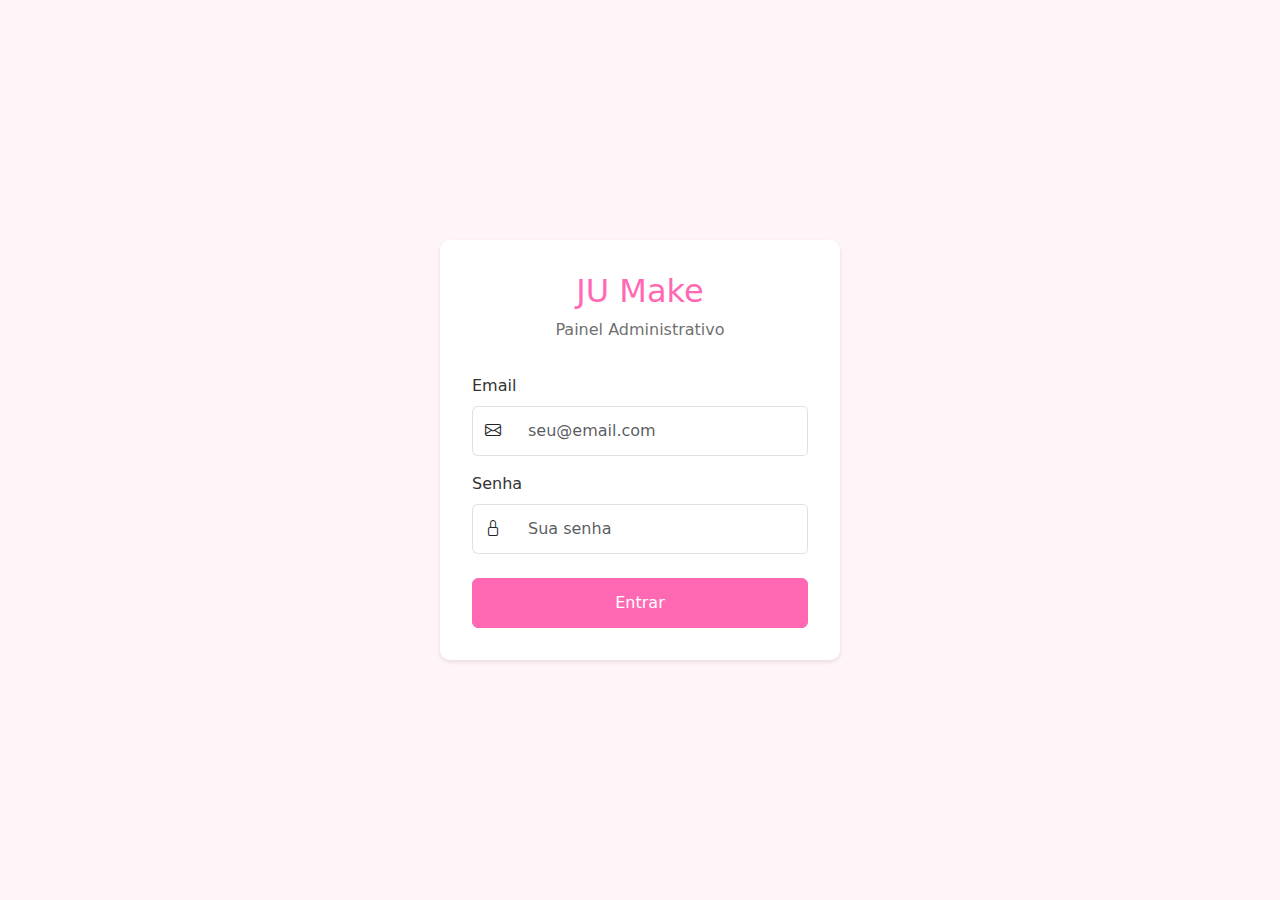
<file: admin/login.html>
<!DOCTYPE html>
<html lang="pt-BR">
<head>
    <meta charset="UTF-8">
    <meta name="viewport" content="width=device-width, initial-scale=1.0">
    <title>Login - Painel Administrativo</title>
    <link href="https://cdn.jsdelivr.net/npm/bootstrap@5.3.0/dist/css/bootstrap.min.css" rel="stylesheet">
    <link href="https://cdn.jsdelivr.net/npm/bootstrap-icons@1.7.2/font/bootstrap-icons.css" rel="stylesheet">
    <style>
        :root {
            --primary-color: #ff69b4;
            --secondary-color: #ffd700;
            --text-color: #333;
            --light-bg: #fff5f8;
        }

        body {
            background-color: var(--light-bg);
            color: var(--text-color);
            min-height: 100vh;
            display: flex;
            align-items: center;
            justify-content: center;
        }

        .login-container {
            background: white;
            border-radius: 10px;
            box-shadow: 0 2px 4px rgba(0,0,0,0.1);
            padding: 2rem;
            width: 100%;
            max-width: 400px;
        }

        .login-logo {
            text-align: center;
            margin-bottom: 2rem;
        }

        .login-logo h1 {
            color: var(--primary-color);
            font-size: 2rem;
            margin-bottom: 0.5rem;
        }

        .login-logo p {
            color: var(--text-color);
            opacity: 0.7;
        }

        .form-control {
            border-radius: 5px;
            padding: 0.75rem 1rem;
        }

        .form-control:focus {
            border-color: var(--primary-color);
            box-shadow: 0 0 0 0.2rem rgba(255, 105, 180, 0.25);
        }

        .btn-primary {
            background-color: var(--primary-color);
            border-color: var(--primary-color);
            padding: 0.75rem 1rem;
            font-weight: 500;
        }

        .btn-primary:hover {
            background-color: #ff1493;
            border-color: #ff1493;
        }

        .input-group-text {
            background-color: white;
            border-right: none;
        }

        .form-control {
            border-left: none;
        }

        .input-group:focus-within {
            box-shadow: 0 0 0 0.2rem rgba(255, 105, 180, 0.25);
        }

        .input-group:focus-within .input-group-text,
        .input-group:focus-within .form-control {
            border-color: var(--primary-color);
        }
    </style>
</head>
<body>
    <div class="login-container">
        <div class="login-logo">
            <h1>JU Make</h1>
            <p>Painel Administrativo</p>
        </div>

        <form id="loginForm" onsubmit="handleLogin(event)">
            <div class="mb-3">
                <label class="form-label">Email</label>
                <div class="input-group">
                    <span class="input-group-text">
                        <i class="bi bi-envelope"></i>
                    </span>
                    <input type="email" class="form-control" placeholder="seu@email.com" required>
                </div>
            </div>

            <div class="mb-4">
                <label class="form-label">Senha</label>
                <div class="input-group">
                    <span class="input-group-text">
                        <i class="bi bi-lock"></i>
                    </span>
                    <input type="password" class="form-control" placeholder="Sua senha" required>
                </div>
            </div>

            <button type="submit" class="btn btn-primary w-100">
                Entrar
            </button>
        </form>
    </div>

    <script src="https://cdn.jsdelivr.net/npm/bootstrap@5.3.0/dist/js/bootstrap.bundle.min.js"></script>
    <script>
        function handleLogin(event) {
            event.preventDefault();
            const email = document.querySelector('input[type="email"]').value;
            const password = document.querySelector('input[type="password"]').value;

            // Aqui você pode implementar a lógica de autenticação
            if (email === 'admin@jumake.com' && password === 'admin123') {
                window.location.href = 'index.html';
            } else {
                alert('Email ou senha inválidos!');
            }
        }
    </script>
</body>
</html>
</file>
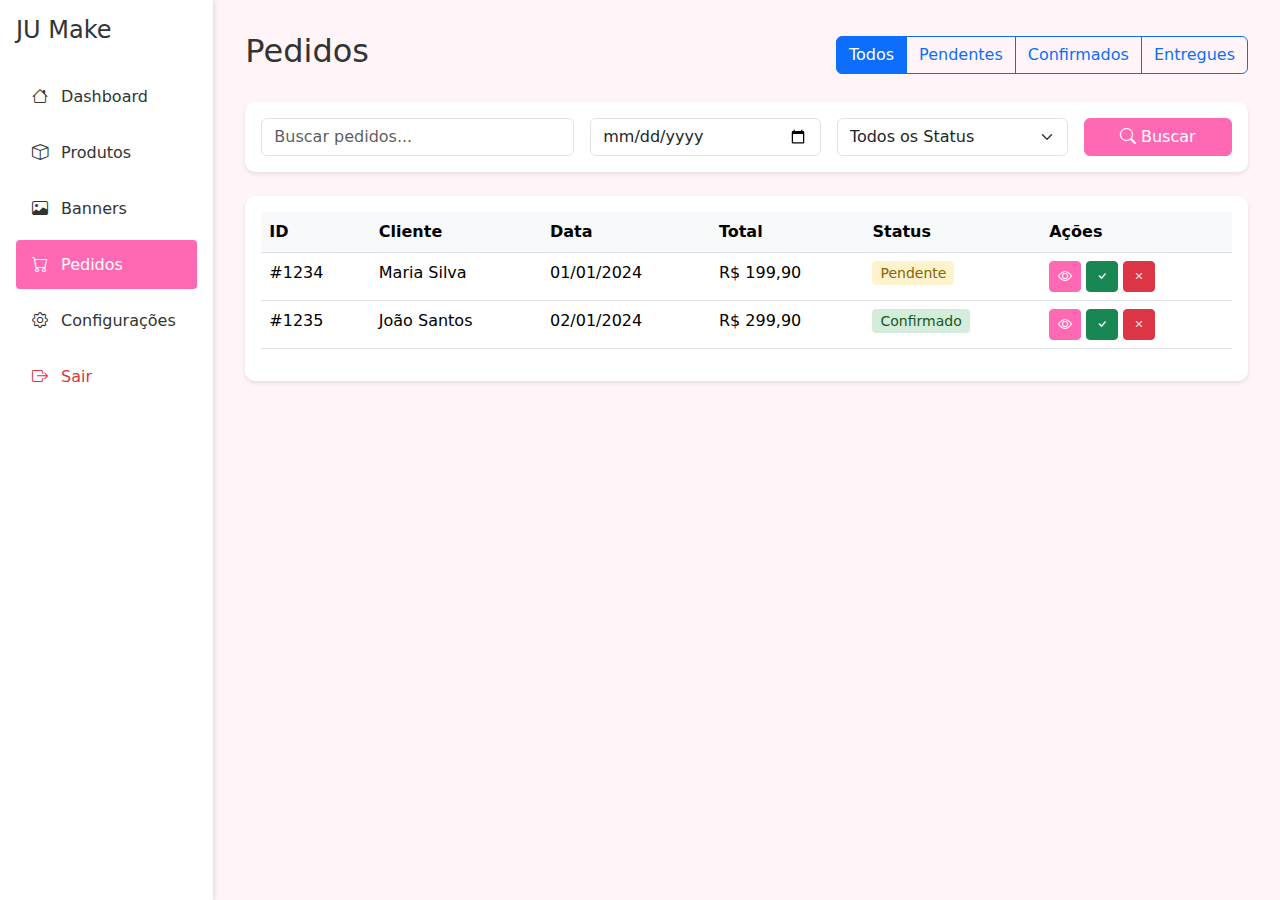
<file: admin/orders.html>
<!DOCTYPE html>
<html lang="pt-BR">
<head>
    <meta charset="UTF-8">
    <meta name="viewport" content="width=device-width, initial-scale=1.0">
    <title>Pedidos - Painel Administrativo</title>
    <link href="https://cdn.jsdelivr.net/npm/bootstrap@5.3.0/dist/css/bootstrap.min.css" rel="stylesheet">
    <link href="https://cdn.jsdelivr.net/npm/bootstrap-icons@1.7.2/font/bootstrap-icons.css" rel="stylesheet">
    <style>
        :root {
            --primary-color: #ff69b4;
            --secondary-color: #ffd700;
            --text-color: #333;
            --light-bg: #fff5f8;
        }

        body {
            background-color: var(--light-bg);
            color: var(--text-color);
        }

        .sidebar {
            background: white;
            min-height: 100vh;
            box-shadow: 2px 0 4px rgba(0,0,0,0.1);
        }

        .sidebar .nav-link {
            color: var(--text-color);
            padding: 0.8rem 1rem;
            border-radius: 0.25rem;
            margin: 0.2rem 0;
        }

        .sidebar .nav-link:hover,
        .sidebar .nav-link.active {
            background-color: var(--primary-color);
            color: white;
        }

        .sidebar .nav-link i {
            margin-right: 0.5rem;
        }

        .main-content {
            padding: 2rem;
        }

        .card {
            border: none;
            border-radius: 10px;
            box-shadow: 0 2px 4px rgba(0,0,0,0.1);
        }

        .card-header {
            background-color: white;
            border-bottom: 1px solid #eee;
            padding: 1rem;
        }

        .table th {
            border-top: none;
            background-color: #f8f9fa;
        }

        .btn-primary {
            background-color: var(--primary-color);
            border-color: var(--primary-color);
        }

        .btn-primary:hover {
            background-color: #ff1493;
            border-color: #ff1493;
        }

        .order-status {
            padding: 0.25rem 0.5rem;
            border-radius: 0.25rem;
            font-size: 0.875rem;
        }

        .status-pending {
            background-color: #fff3cd;
            color: #856404;
        }

        .status-confirmed {
            background-color: #d4edda;
            color: #155724;
        }

        .status-cancelled {
            background-color: #f8d7da;
            color: #721c24;
        }

        .status-delivered {
            background-color: #cce5ff;
            color: #004085;
        }

        .modal-header {
            border-bottom: 1px solid #eee;
        }

        .modal-footer {
            border-top: 1px solid #eee;
        }
    </style>
</head>
<body>
    <div class="container-fluid">
        <div class="row">
            <!-- Sidebar -->
            <div class="col-md-3 col-lg-2 px-0 sidebar">
                <div class="p-3">
                    <h4 class="mb-4">JU Make</h4>
                    <nav class="nav flex-column">
                        <a class="nav-link" href="index.html">
                            <i class="bi bi-house"></i> Dashboard
                        </a>
                        <a class="nav-link" href="products.html">
                            <i class="bi bi-box"></i> Produtos
                        </a>
                        <a class="nav-link" href="banners.html">
                            <i class="bi bi-image"></i> Banners
                        </a>
                        <a class="nav-link active" href="orders.html">
                            <i class="bi bi-cart"></i> Pedidos
                        </a>
                        <a class="nav-link" href="settings.html">
                            <i class="bi bi-gear"></i> Configurações
                        </a>
                        <a class="nav-link text-danger" href="login.html">
                            <i class="bi bi-box-arrow-right"></i> Sair
                        </a>
                    </nav>
                </div>
            </div>

            <!-- Main Content -->
            <div class="col-md-9 col-lg-10 main-content">
                <div class="d-flex justify-content-between align-items-center mb-4">
                    <h2>Pedidos</h2>
                    <div class="btn-group">
                        <button class="btn btn-outline-primary active">Todos</button>
                        <button class="btn btn-outline-primary">Pendentes</button>
                        <button class="btn btn-outline-primary">Confirmados</button>
                        <button class="btn btn-outline-primary">Entregues</button>
                    </div>
                </div>

                <!-- Search and Filter -->
                <div class="card mb-4">
                    <div class="card-body">
                        <form class="row g-3">
                            <div class="col-md-4">
                                <input type="text" class="form-control" placeholder="Buscar pedidos...">
                            </div>
                            <div class="col-md-3">
                                <input type="date" class="form-control">
                            </div>
                            <div class="col-md-3">
                                <select class="form-select">
                                    <option value="">Todos os Status</option>
                                    <option value="pending">Pendente</option>
                                    <option value="confirmed">Confirmado</option>
                                    <option value="cancelled">Cancelado</option>
                                    <option value="delivered">Entregue</option>
                                </select>
                            </div>
                            <div class="col-md-2">
                                <button type="submit" class="btn btn-primary w-100">
                                    <i class="bi bi-search"></i> Buscar
                                </button>
                            </div>
                        </form>
                    </div>
                </div>

                <!-- Orders Table -->
                <div class="card">
                    <div class="card-body">
                        <div class="table-responsive">
                            <table class="table">
                                <thead>
                                    <tr>
                                        <th>ID</th>
                                        <th>Cliente</th>
                                        <th>Data</th>
                                        <th>Total</th>
                                        <th>Status</th>
                                        <th>Ações</th>
                                    </tr>
                                </thead>
                                <tbody>
                                    <tr>
                                        <td>#1234</td>
                                        <td>Maria Silva</td>
                                        <td>01/01/2024</td>
                                        <td>R$ 199,90</td>
                                        <td><span class="order-status status-pending">Pendente</span></td>
                                        <td>
                                            <button class="btn btn-sm btn-primary" onclick="viewOrder(1234)">
                                                <i class="bi bi-eye"></i>
                                            </button>
                                            <button class="btn btn-sm btn-success" onclick="updateStatus(1234, 'confirmed')">
                                                <i class="bi bi-check"></i>
                                            </button>
                                            <button class="btn btn-sm btn-danger" onclick="updateStatus(1234, 'cancelled')">
                                                <i class="bi bi-x"></i>
                                            </button>
                                        </td>
                                    </tr>
                                    <tr>
                                        <td>#1235</td>
                                        <td>João Santos</td>
                                        <td>02/01/2024</td>
                                        <td>R$ 299,90</td>
                                        <td><span class="order-status status-confirmed">Confirmado</span></td>
                                        <td>
                                            <button class="btn btn-sm btn-primary" onclick="viewOrder(1235)">
                                                <i class="bi bi-eye"></i>
                                            </button>
                                            <button class="btn btn-sm btn-success" onclick="updateStatus(1235, 'delivered')">
                                                <i class="bi bi-check"></i>
                                            </button>
                                            <button class="btn btn-sm btn-danger" onclick="updateStatus(1235, 'cancelled')">
                                                <i class="bi bi-x"></i>
                                            </button>
                                        </td>
                                    </tr>
                                </tbody>
                            </table>
                        </div>
                    </div>
                </div>
            </div>
        </div>
    </div>

    <!-- Order Details Modal -->
    <div class="modal fade" id="orderModal" tabindex="-1">
        <div class="modal-dialog modal-lg">
            <div class="modal-content">
                <div class="modal-header">
                    <h5 class="modal-title">Detalhes do Pedido #1234</h5>
                    <button type="button" class="btn-close" data-bs-dismiss="modal"></button>
                </div>
                <div class="modal-body">
                    <div class="row mb-4">
                        <div class="col-md-6">
                            <h6>Informações do Cliente</h6>
                            <p>
                                <strong>Nome:</strong> Maria Silva<br>
                                <strong>Email:</strong> maria@email.com<br>
                                <strong>Telefone:</strong> (11) 99999-9999
                            </p>
                        </div>
                        <div class="col-md-6">
                            <h6>Status do Pedido</h6>
                            <p>
                                <strong>Data:</strong> 01/01/2024<br>
                                <strong>Status:</strong> <span class="order-status status-pending">Pendente</span><br>
                                <strong>Forma de Pagamento:</strong> PIX
                            </p>
                        </div>
                    </div>

                    <h6>Itens do Pedido</h6>
                    <table class="table">
                        <thead>
                            <tr>
                                <th>Produto</th>
                                <th>Quantidade</th>
                                <th>Preço Unitário</th>
                                <th>Total</th>
                            </tr>
                        </thead>
                        <tbody>
                            <tr>
                                <td>Produto 1</td>
                                <td>2</td>
                                <td>R$ 49,90</td>
                                <td>R$ 99,80</td>
                            </tr>
                            <tr>
                                <td>Produto 2</td>
                                <td>1</td>
                                <td>R$ 100,10</td>
                                <td>R$ 100,10</td>
                            </tr>
                        </tbody>
                        <tfoot>
                            <tr>
                                <td colspan="3" class="text-end"><strong>Total:</strong></td>
                                <td><strong>R$ 199,90</strong></td>
                            </tr>
                        </tfoot>
                    </table>
                </div>
                <div class="modal-footer">
                    <button type="button" class="btn btn-secondary" data-bs-dismiss="modal">Fechar</button>
                    <button type="button" class="btn btn-success" onclick="updateStatus(1234, 'confirmed')">
                        Confirmar Pedido
                    </button>
                </div>
            </div>
        </div>
    </div>

    <script src="https://cdn.jsdelivr.net/npm/bootstrap@5.3.0/dist/js/bootstrap.bundle.min.js"></script>
    <script>
        function viewOrder(id) {
            // Aqui você pode implementar a lógica para visualizar o pedido
            const modal = new bootstrap.Modal(document.getElementById('orderModal'));
            modal.show();
        }

        function updateStatus(id, status) {
            if (confirm('Tem certeza que deseja atualizar o status deste pedido?')) {
                // Aqui você pode implementar a lógica para atualizar o status
                alert('Status atualizado com sucesso!');
            }
        }
    </script>
</body>
</html>
</file>
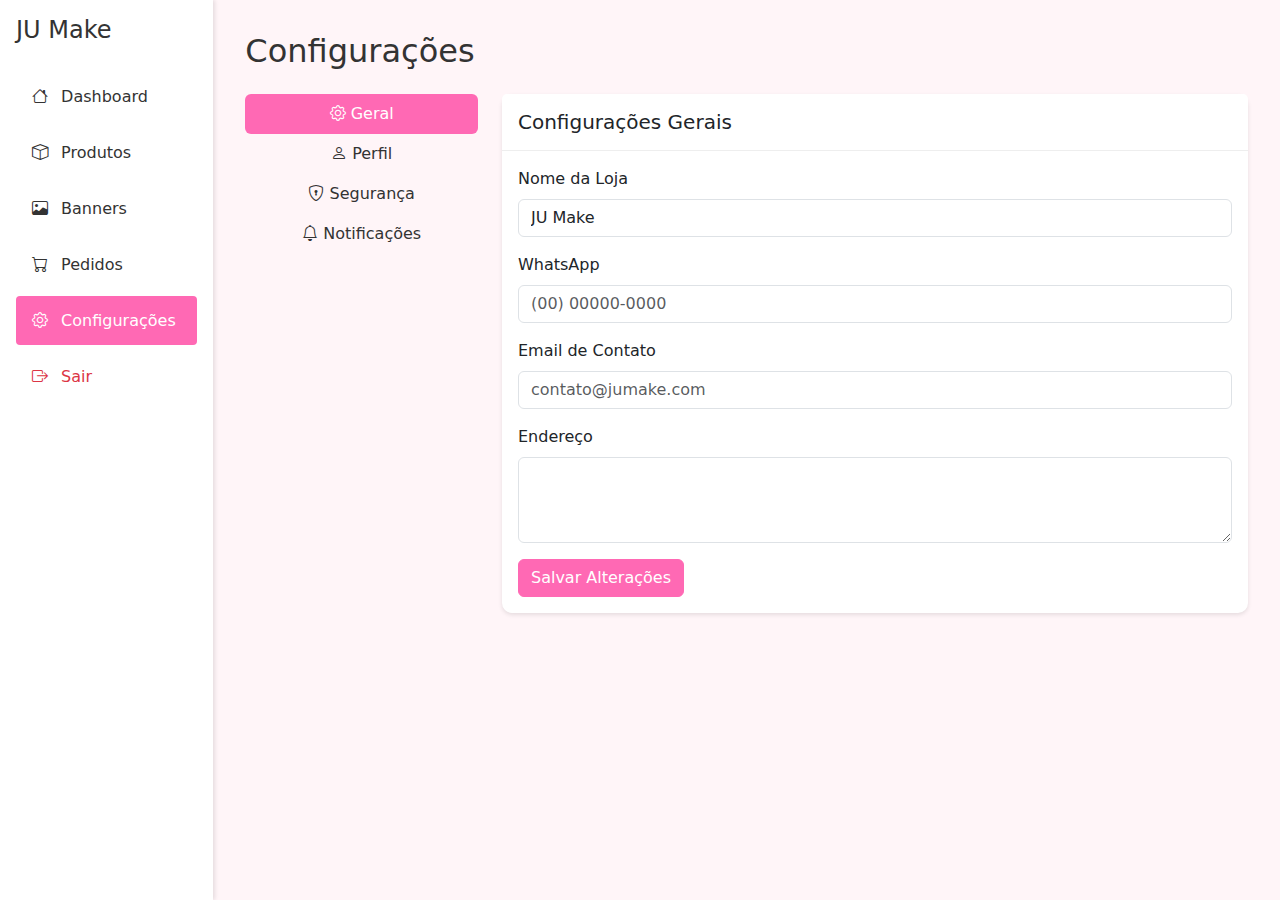
<file: admin/settings.html>
<!DOCTYPE html>
<html lang="pt-BR">
<head>
    <meta charset="UTF-8">
    <meta name="viewport" content="width=device-width, initial-scale=1.0">
    <title>Configurações - Painel Administrativo</title>
    <link href="https://cdn.jsdelivr.net/npm/bootstrap@5.3.0/dist/css/bootstrap.min.css" rel="stylesheet">
    <link href="https://cdn.jsdelivr.net/npm/bootstrap-icons@1.7.2/font/bootstrap-icons.css" rel="stylesheet">
    <style>
        :root {
            --primary-color: #ff69b4;
            --secondary-color: #ffd700;
            --text-color: #333;
            --light-bg: #fff5f8;
        }

        body {
            background-color: var(--light-bg);
            color: var(--text-color);
        }

        .sidebar {
            background: white;
            min-height: 100vh;
            box-shadow: 2px 0 4px rgba(0,0,0,0.1);
        }

        .sidebar .nav-link {
            color: var(--text-color);
            padding: 0.8rem 1rem;
            border-radius: 0.25rem;
            margin: 0.2rem 0;
        }

        .sidebar .nav-link:hover,
        .sidebar .nav-link.active {
            background-color: var(--primary-color);
            color: white;
        }

        .sidebar .nav-link i {
            margin-right: 0.5rem;
        }

        .main-content {
            padding: 2rem;
        }

        .card {
            border: none;
            border-radius: 10px;
            box-shadow: 0 2px 4px rgba(0,0,0,0.1);
            margin-bottom: 2rem;
        }

        .card-header {
            background-color: white;
            border-bottom: 1px solid #eee;
            padding: 1rem;
        }

        .btn-primary {
            background-color: var(--primary-color);
            border-color: var(--primary-color);
        }

        .btn-primary:hover {
            background-color: #ff1493;
            border-color: #ff1493;
        }

        .nav-pills .nav-link.active {
            background-color: var(--primary-color);
        }

        .nav-pills .nav-link {
            color: var(--text-color);
        }

        .nav-pills .nav-link:hover {
            background-color: var(--light-bg);
        }
    </style>
</head>
<body>
    <div class="container-fluid">
        <div class="row">
            <!-- Sidebar -->
            <div class="col-md-3 col-lg-2 px-0 sidebar">
                <div class="p-3">
                    <h4 class="mb-4">JU Make</h4>
                    <nav class="nav flex-column">
                        <a class="nav-link" href="index.html">
                            <i class="bi bi-house"></i> Dashboard
                        </a>
                        <a class="nav-link" href="products.html">
                            <i class="bi bi-box"></i> Produtos
                        </a>
                        <a class="nav-link" href="banners.html">
                            <i class="bi bi-image"></i> Banners
                        </a>
                        <a class="nav-link" href="orders.html">
                            <i class="bi bi-cart"></i> Pedidos
                        </a>
                        <a class="nav-link active" href="settings.html">
                            <i class="bi bi-gear"></i> Configurações
                        </a>
                        <a class="nav-link text-danger" href="login.html">
                            <i class="bi bi-box-arrow-right"></i> Sair
                        </a>
                    </nav>
                </div>
            </div>

            <!-- Main Content -->
            <div class="col-md-9 col-lg-10 main-content">
                <h2 class="mb-4">Configurações</h2>

                <div class="row">
                    <div class="col-md-3">
                        <div class="nav flex-column nav-pills" role="tablist">
                            <button class="nav-link active" data-bs-toggle="pill" data-bs-target="#general">
                                <i class="bi bi-gear"></i> Geral
                            </button>
                            <button class="nav-link" data-bs-toggle="pill" data-bs-target="#profile">
                                <i class="bi bi-person"></i> Perfil
                            </button>
                            <button class="nav-link" data-bs-toggle="pill" data-bs-target="#security">
                                <i class="bi bi-shield-lock"></i> Segurança
                            </button>
                            <button class="nav-link" data-bs-toggle="pill" data-bs-target="#notifications">
                                <i class="bi bi-bell"></i> Notificações
                            </button>
                        </div>
                    </div>

                    <div class="col-md-9">
                        <div class="tab-content">
                            <!-- General Settings -->
                            <div class="tab-pane fade show active" id="general">
                                <div class="card">
                                    <div class="card-header">
                                        <h5 class="card-title mb-0">Configurações Gerais</h5>
                                    </div>
                                    <div class="card-body">
                                        <form>
                                            <div class="mb-3">
                                                <label class="form-label">Nome da Loja</label>
                                                <input type="text" class="form-control" value="JU Make">
                                            </div>
                                            <div class="mb-3">
                                                <label class="form-label">WhatsApp</label>
                                                <input type="tel" class="form-control" placeholder="(00) 00000-0000">
                                            </div>
                                            <div class="mb-3">
                                                <label class="form-label">Email de Contato</label>
                                                <input type="email" class="form-control" placeholder="contato@jumake.com">
                                            </div>
                                            <div class="mb-3">
                                                <label class="form-label">Endereço</label>
                                                <textarea class="form-control" rows="3"></textarea>
                                            </div>
                                            <button type="submit" class="btn btn-primary">Salvar Alterações</button>
                                        </form>
                                    </div>
                                </div>
                            </div>

                            <!-- Profile Settings -->
                            <div class="tab-pane fade" id="profile">
                                <div class="card">
                                    <div class="card-header">
                                        <h5 class="card-title mb-0">Perfil do Administrador</h5>
                                    </div>
                                    <div class="card-body">
                                        <form>
                                            <div class="mb-3">
                                                <label class="form-label">Nome</label>
                                                <input type="text" class="form-control" value="Administrador">
                                            </div>
                                            <div class="mb-3">
                                                <label class="form-label">Email</label>
                                                <input type="email" class="form-control" value="admin@jumake.com">
                                            </div>
                                            <div class="mb-3">
                                                <label class="form-label">Foto de Perfil</label>
                                                <input type="file" class="form-control">
                                            </div>
                                            <button type="submit" class="btn btn-primary">Atualizar Perfil</button>
                                        </form>
                                    </div>
                                </div>
                            </div>

                            <!-- Security Settings -->
                            <div class="tab-pane fade" id="security">
                                <div class="card">
                                    <div class="card-header">
                                        <h5 class="card-title mb-0">Segurança</h5>
                                    </div>
                                    <div class="card-body">
                                        <form>
                                            <div class="mb-3">
                                                <label class="form-label">Senha Atual</label>
                                                <input type="password" class="form-control">
                                            </div>
                                            <div class="mb-3">
                                                <label class="form-label">Nova Senha</label>
                                                <input type="password" class="form-control">
                                            </div>
                                            <div class="mb-3">
                                                <label class="form-label">Confirmar Nova Senha</label>
                                                <input type="password" class="form-control">
                                            </div>
                                            <button type="submit" class="btn btn-primary">Alterar Senha</button>
                                        </form>
                                    </div>
                                </div>
                            </div>

                            <!-- Notification Settings -->
                            <div class="tab-pane fade" id="notifications">
                                <div class="card">
                                    <div class="card-header">
                                        <h5 class="card-title mb-0">Notificações</h5>
                                    </div>
                                    <div class="card-body">
                                        <form>
                                            <div class="mb-3">
                                                <div class="form-check form-switch">
                                                    <input class="form-check-input" type="checkbox" id="emailNotif" checked>
                                                    <label class="form-check-label" for="emailNotif">
                                                        Notificações por Email
                                                    </label>
                                                </div>
                                            </div>
                                            <div class="mb-3">
                                                <div class="form-check form-switch">
                                                    <input class="form-check-input" type="checkbox" id="whatsappNotif" checked>
                                                    <label class="form-check-label" for="whatsappNotif">
                                                        Notificações por WhatsApp
                                                    </label>
                                                </div>
                                            </div>
                                            <div class="mb-3">
                                                <div class="form-check form-switch">
                                                    <input class="form-check-input" type="checkbox" id="lowStockNotif" checked>
                                                    <label class="form-check-label" for="lowStockNotif">
                                                        Alertas de Estoque Baixo
                                                    </label>
                                                </div>
                                            </div>
                                            <button type="submit" class="btn btn-primary">Salvar Preferências</button>
                                        </form>
                                    </div>
                                </div>
                            </div>
                        </div>
                    </div>
                </div>
            </div>
        </div>
    </div>

    <script src="https://cdn.jsdelivr.net/npm/bootstrap@5.3.0/dist/js/bootstrap.bundle.min.js"></script>
</body>
</html>
</file>
